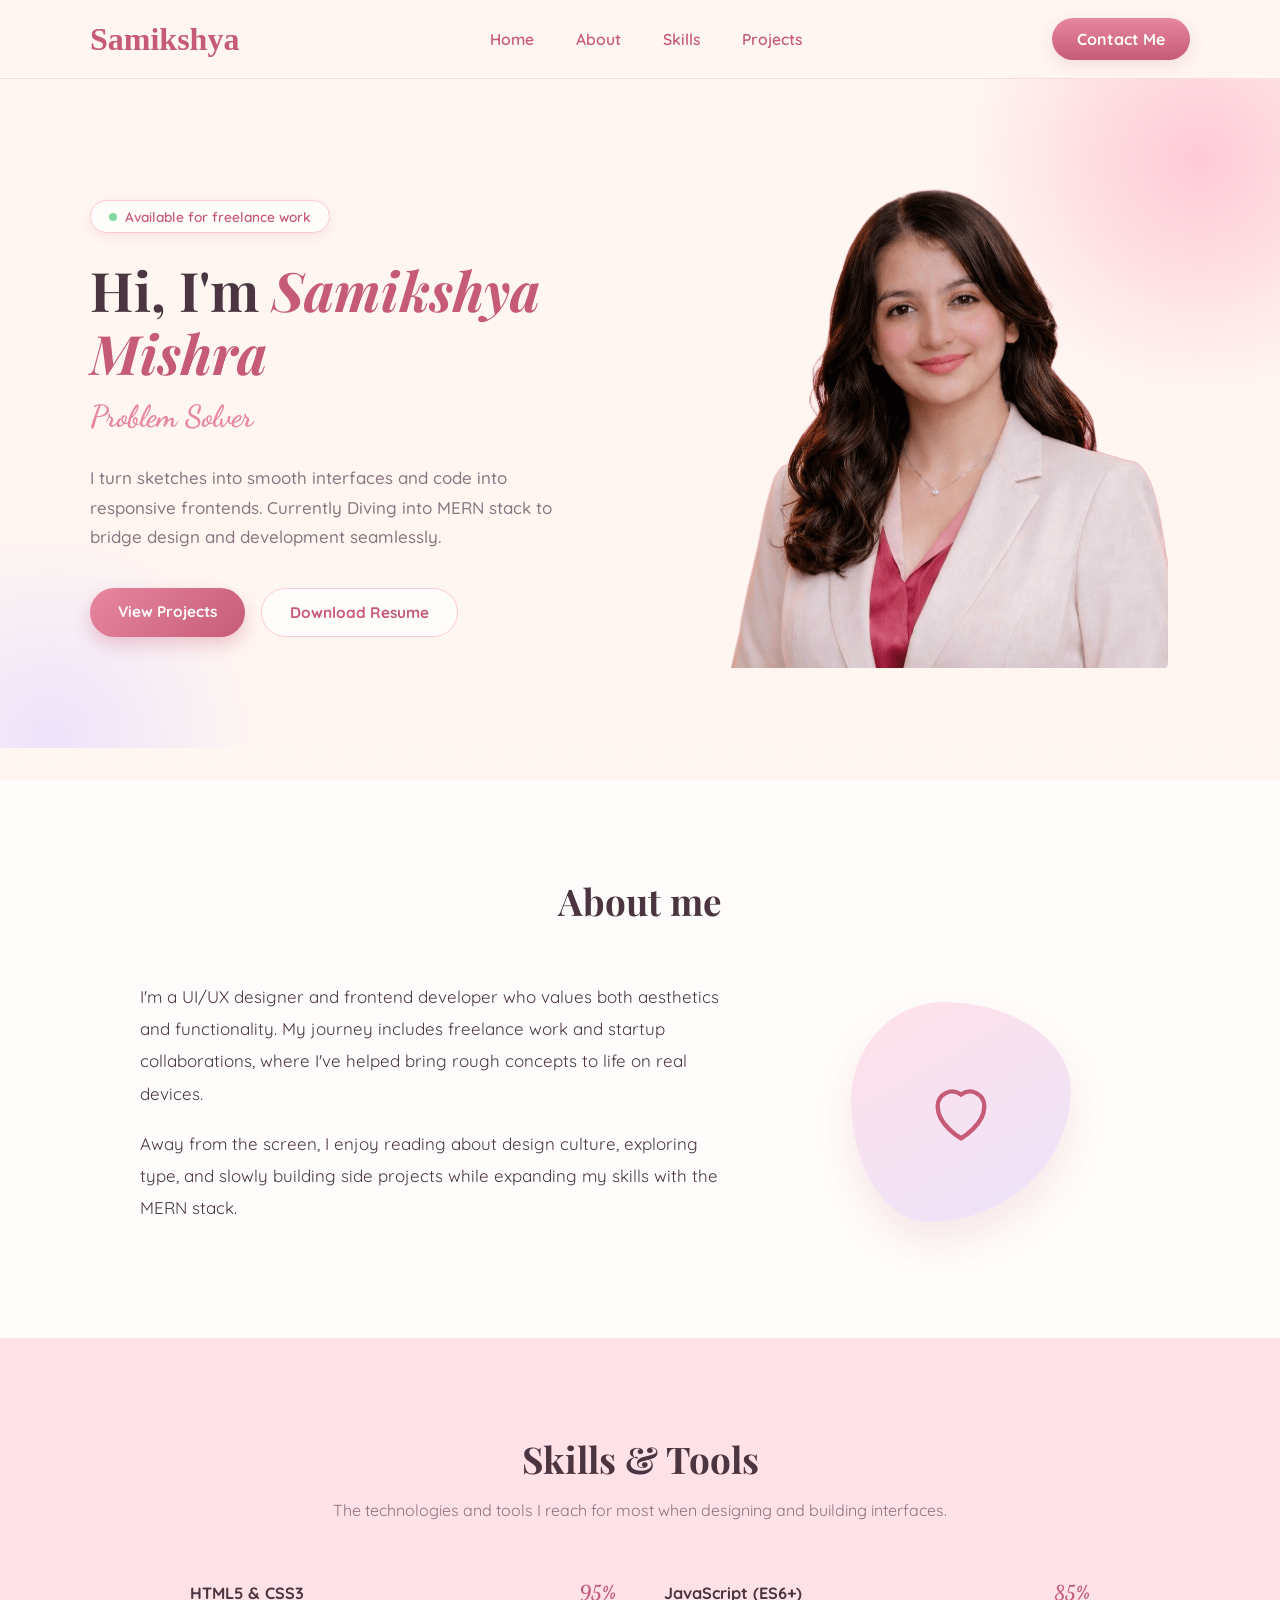
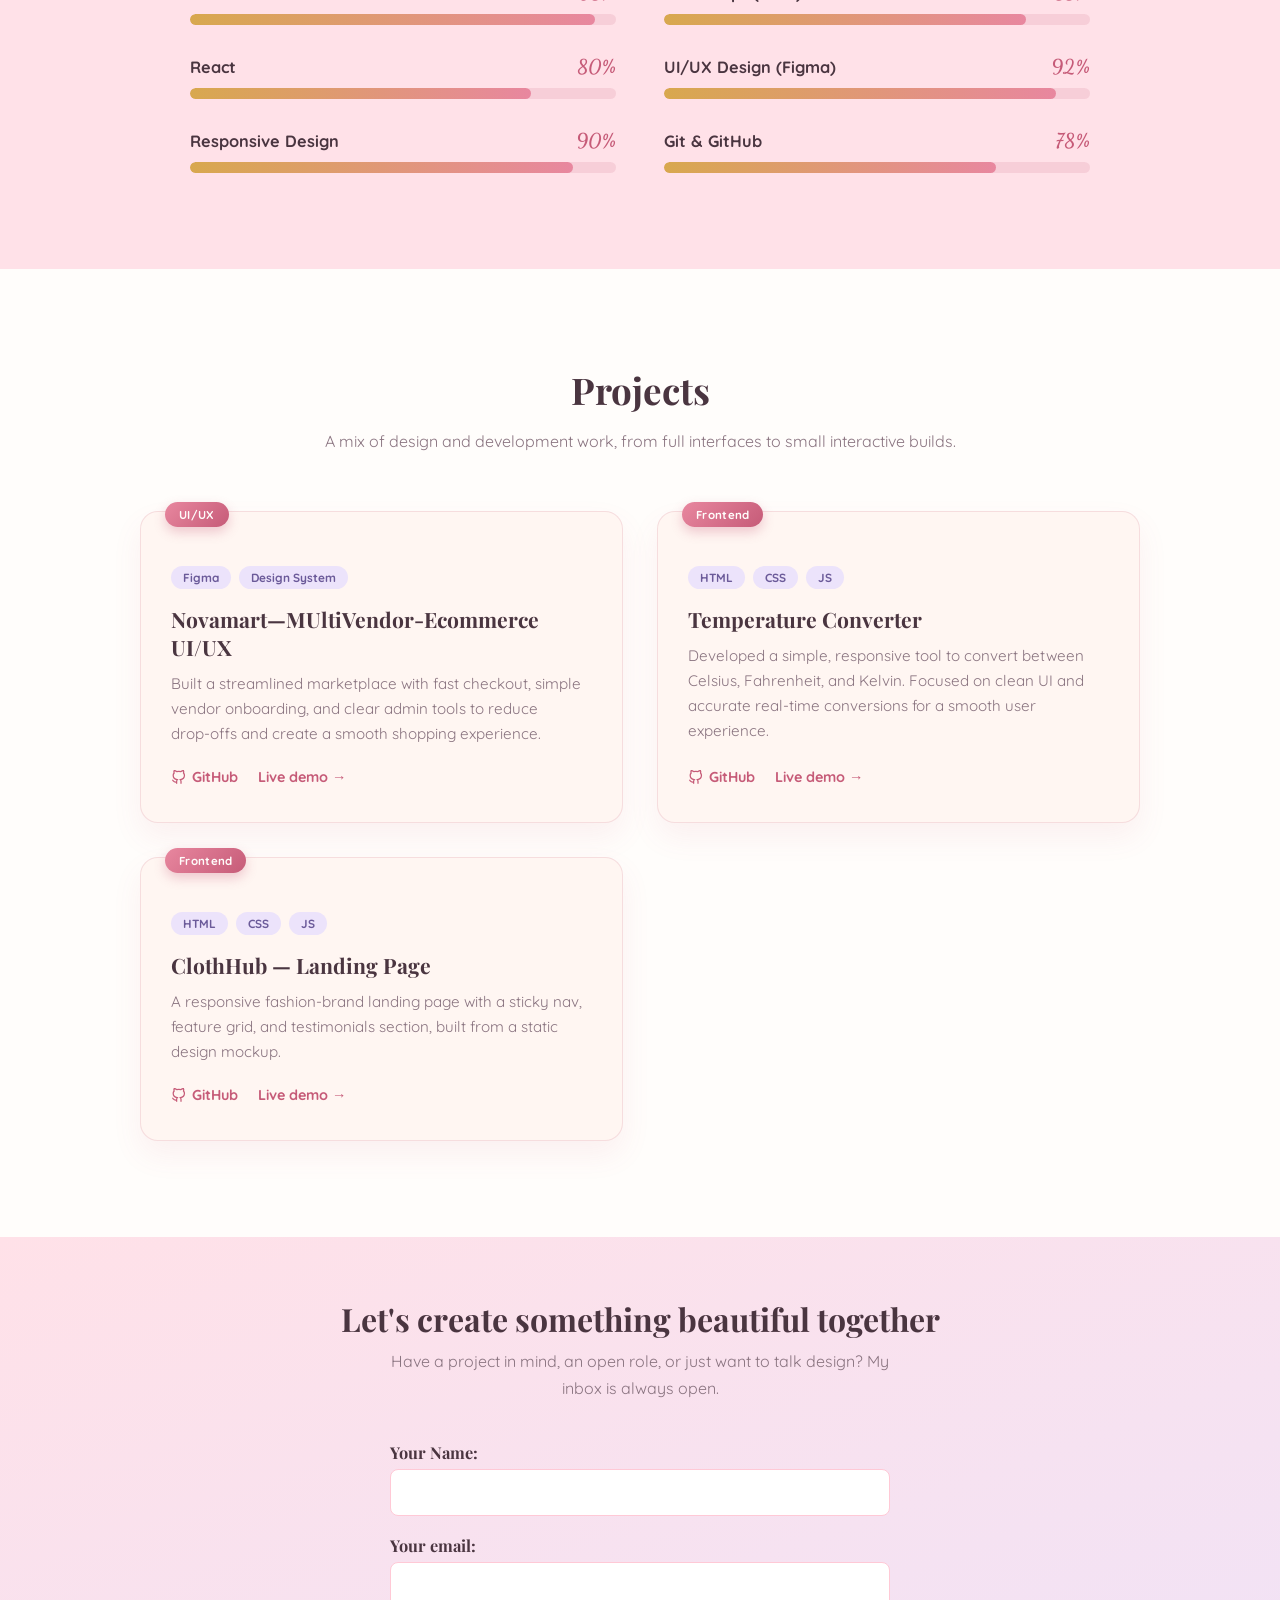
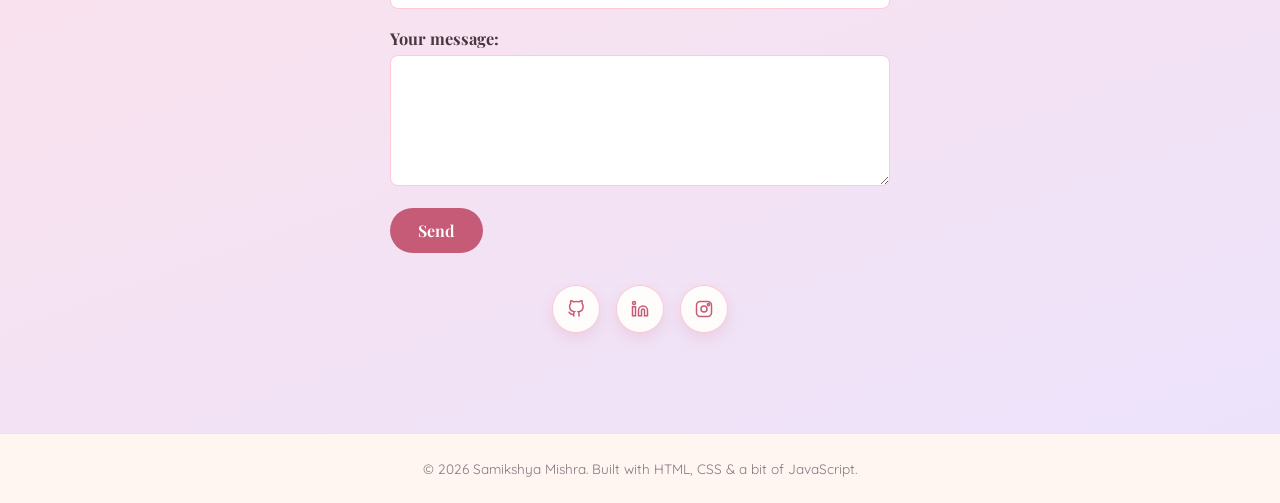
<file: OIBSIP-WebDev-L1-Portfolio/index.html>
<!DOCTYPE html>
<html lang="en">
<head>
    <meta charset="UTF-8">
    <meta name="viewport" content="width=device-width, initial-scale=1.0">
    <title> Samikshya Portfolio</title>
    <link rel="stylesheet" href="style.css">
    <link rel="preconnect" href="https://fonts.googleapis.com">
    
    <link href="https://fonts.googleapis.com/css2?family=Playfair+Display:ital,wght@0,600;0,700;1,600;1,700&family=Dancing+Script:wght@600;700&family=Quicksand:wght@400;500;600;700&display=swap" rel="stylesheet">

</head>
<body>
<!-- Hero Section starts-->
    <header>

      
        <div class="nav-inner">
            <a href="#home" class="brand"> Samikshya</a>

            <input type="checkbox" id="menu-toggle">
            <label for="menu-toggle" class="menu-icon">
              <span></span>
              <span></span>
              <span></span>
            </label>

            <nav class="links" id="navlinks">
              <a href="#home" >Home</a>
              <a href="#about">About</a>
              <a href="#skills" >Skills</a>
              <a href="#projects">Projects</a>
            </nav>
            <a href="#contact" class="nav-cta desktop-only">Contact Me</a>
            <!-- <button class="menu-toggle" id="menutoggle" aria-label="Menu"> <span></span> <span></span> <span></span></button> -->
        </div>
    </header>
<!-- heroooooooooooo -->
 <section class="hero" id="home">
  <svg class="sparkle" style="top:14%; left:8%; animation-delay:0s;" viewBox="0 0 24 24" fill="currentColor"><path d="M12 0 L14 10 L24 12 L14 14 L12 24 L10 14 L0 12 L10 10 Z"/></svg>
  <svg class="sparkle" style="top:60%; left:4%; animation-delay:1.2s;" viewBox="0 0 24 24" fill="currentColor"><path d="M12 0 L14 10 L24 12 L14 14 L12 24 L10 14 L0 12 L10 10 Z"/></svg>
  <svg class="sparkle" style="top:22%; right:6%; animation-delay:0.6s;" viewBox="0 0 24 24" fill="currentColor"><path d="M12 0 L14 10 L24 12 L14 14 L12 24 L10 14 L0 12 L10 10 Z"/></svg>
  <div class="wrap">
    <div class="hero-text">  
        <span class="badge"> <span class="dot"></span>Available for freelance work</span>
        <h1>Hi, I'm <span class="name">Samikshya Mishra</span></h1>
        <div class="role-line"><span id="typedRole">Frontend Developer</span></div>
        <h2 class="lede">I turn sketches into smooth interfaces and code into responsive frontends. Currently Diving into MERN stack to bridge design and development seamlessly.</h2>
        <div class="hero-btns">
            <a href="#projects" class="btn btn-solid">View Projects</a>
            <a href="#" class="btn btn-ghost">Download Resume</a>
        </div>
    </div>
    <div class="profile-wrap">
      <img src="ohh (1).png" alt="avatar-photo" class="avatar-photo">
    </div>
  </div>
 </section>
 <svg class="scallop" viewBox="0 0 1200 32" preserveAspectRatio="none" xmlns="http://www.w3.org/2000/svg">
  <path d="M0,0 
    Q15,32 30,0 Q45,32 60,0 Q75,32 90,0 Q105,32 120,0 Q135,32 150,0 Q165,32 180,0 Q195,32 210,0 Q225,32 240,0 Q255,32 270,0 Q285,32 300,0
    Q315,32 330,0 Q345,32 360,0 Q375,32 390,0 Q405,32 420,0 Q435,32 450,0 Q465,32 480,0 Q495,32 510,0 Q525,32 540,0 Q555,32 570,0 Q585,32 600,0
    Q615,32 630,0 Q645,32 660,0 Q675,32 690,0 Q705,32 720,0 Q735,32 750,0 Q765,32 780,0 Q795,32 810,0 Q825,32 840,0 Q855,32 870,0 Q885,32 900,0
    Q915,32 930,0 Q945,32 960,0 Q975,32 990,0 Q1005,32 1020,0 Q1035,32 1050,0 Q1065,32 1080,0 Q1095,32 1110,0 Q1125,32 1140,0 Q1155,32 1170,0 Q1185,32 1200,0
    L1200,0 L0,0 Z" fill="#fff6f2"/>
</svg>

<!-- Hero Section Ends -->

<!-- About Section Starts -->

<section class="about" id="about">
  <div class="wrap">
    <div class="sec-head">
      <!-- <span class="tag-note">get to know me</span> -->
      <h2>About me</h2>
    </div>
    <div class="about-body">
      <div class="about-text">
        <p>I'm a UI/UX designer and frontend developer who values both aesthetics and functionality. My journey includes freelance work and startup collaborations, where I've helped bring rough concepts to life on real devices.</p>
        <p>Away from the screen, I enjoy reading about design culture, exploring type, and slowly building side projects while expanding my skills with the MERN stack.</p>
      </div>
      <div class="about-visual">
        <div class="about-blob">
          <svg viewBox="0 0 24 24"><path d="M12 21s-8-4.5-8-11a5 5 0 0 1 8-4 5 5 0 0 1 8 4c0 6.5-8 11-8 11z"/></svg>
        </div>
      </div>
    </div>
  </div>
</section>
<!-- About Section Ends -->

<!-- Skills section Starts -->
<section class="skills" id="skills">
  <div class="wrap">
    <div class="sec-head">
      <h2>Skills &amp; Tools</h2>
      <p>The technologies and tools I reach for most when designing and building interfaces.</p>
    </div>
    <div class="skills-grid">
      <div class="skill-item">
        <div class="skill-top"><span class="name">HTML5 &amp; CSS3</span><span class="pct">95%</span></div>
        <div class="bar-track"><div class="bar-fill" data-width="95"></div></div>
      </div>
      <div class="skill-item">
        <div class="skill-top"><span class="name">JavaScript (ES6+)</span><span class="pct">85%</span></div>
        <div class="bar-track"><div class="bar-fill" data-width="85"></div></div>
      </div>
      <div class="skill-item">
        <div class="skill-top"><span class="name">React</span><span class="pct">80%</span></div>
        <div class="bar-track"><div class="bar-fill" data-width="80"></div></div>
      </div>
      <div class="skill-item">
        <div class="skill-top"><span class="name">UI/UX Design (Figma)</span><span class="pct">92%</span></div>
        <div class="bar-track"><div class="bar-fill" data-width="92"></div></div>
      </div>
      <div class="skill-item">
        <div class="skill-top"><span class="name">Responsive Design</span><span class="pct">90%</span></div>
        <div class="bar-track"><div class="bar-fill" data-width="90"></div></div>
      </div>
      <div class="skill-item">
        <div class="skill-top"><span class="name">Git &amp; GitHub</span><span class="pct">78%</span></div>
        <div class="bar-track"><div class="bar-fill" data-width="78"></div></div>
      </div>
    </div>
  </div>
</section>

<!-- Skills Section End -->

<!-- Project Section Starts -->
 <section class="projects" id="projects">
  <div class="wrap">
    <div class="sec-head">
      
      <h2>Projects</h2>
      <p>A mix of design and development work, from full interfaces to small interactive builds.</p>
    </div>
    <div class="project-grid">
      <div class="project-card">
        <span class="ribbon">UI/UX</span>
        <div class="tag-row"><span class="tag">Figma</span><span class="tag">Design System</span></div>
        <h3>Novamart—MUltiVendor-Ecommerce UI/UX</h3>
        <p>Built a streamlined marketplace with fast checkout, simple vendor onboarding, and clear admin tools to reduce drop‑offs and create a smooth shopping experience.</p>
        <div class="project-links">
          <a href="#"><svg viewBox="0 0 24 24" fill="none" stroke="currentColor" stroke-width="2"><path d="M9 19c-5 1.5-5-2.5-7-3m14 6v-3.87a3.37 3.37 0 0 0-.94-2.61c3.14-.35 6.44-1.54 6.44-7A5.44 5.44 0 0 0 20 4.77 5.07 5.07 0 0 0 19.91 1S18.73.65 16 2.48a13.38 13.38 0 0 0-7 0C6.27.65 5.09 1 5.09 1A5.07 5.07 0 0 0 5 4.77a5.44 5.44 0 0 0-1.5 3.78c0 5.42 3.3 6.61 6.44 7A3.37 3.37 0 0 0 9 18.13V22"/></svg> GitHub</a>
          <a href="#">Live demo →</a>
        </div>
      </div>
      <div class="project-card">
        <span class="ribbon">Frontend</span>
        <div class="tag-row"><span class="tag">HTML</span><span class="tag">CSS </span> <span class="tag">JS</span></div>
        <h3>Temperature Converter</h3>
        <p>Developed a simple, responsive tool to convert between Celsius, Fahrenheit, and Kelvin. Focused on clean UI and accurate real‑time conversions for a smooth user experience.</p>
        <div class="project-links">
          <a href="#"><svg viewBox="0 0 24 24" fill="none" stroke="currentColor" stroke-width="2"><path d="M9 19c-5 1.5-5-2.5-7-3m14 6v-3.87a3.37 3.37 0 0 0-.94-2.61c3.14-.35 6.44-1.54 6.44-7A5.44 5.44 0 0 0 20 4.77 5.07 5.07 0 0 0 19.91 1S18.73.65 16 2.48a13.38 13.38 0 0 0-7 0C6.27.65 5.09 1 5.09 1A5.07 5.07 0 0 0 5 4.77a5.44 5.44 0 0 0-1.5 3.78c0 5.42 3.3 6.61 6.44 7A3.37 3.37 0 0 0 9 18.13V22"/></svg> GitHub</a>
          <a href="#">Live demo →</a>
        </div>
      </div>
      <div class="project-card">
        <span class="ribbon">Frontend</span>
        <div class="tag-row"><span class="tag">HTML</span><span class="tag">CSS</span><span class="tag">JS</span></div>
        <h3>ClothHub — Landing Page</h3>
        <p>A responsive fashion-brand landing page with a sticky nav, feature grid, and testimonials section, built from a static design mockup.</p>
        <div class="project-links">
          <a href="#"><svg viewBox="0 0 24 24" fill="none" stroke="currentColor" stroke-width="2"><path d="M9 19c-5 1.5-5-2.5-7-3m14 6v-3.87a3.37 3.37 0 0 0-.94-2.61c3.14-.35 6.44-1.54 6.44-7A5.44 5.44 0 0 0 20 4.77 5.07 5.07 0 0 0 19.91 1S18.73.65 16 2.48a13.38 13.38 0 0 0-7 0C6.27.65 5.09 1 5.09 1A5.07 5.07 0 0 0 5 4.77a5.44 5.44 0 0 0-1.5 3.78c0 5.42 3.3 6.61 6.44 7A3.37 3.37 0 0 0 9 18.13V22"/></svg> GitHub</a>
          <a href="#">Live demo →</a>
        </div>
      </div>
      <!-- <div class="project-card">
        <span class="ribbon">UI/UX</span>
        <div class="tag-row"><span class="tag">Figma</span><span class="tag">Case Study</span></div>
        <h3>Petalcart — App Redesign</h3>
        <p>A full UX case study reimagining a flower-delivery app's checkout flow, cutting drop-off with a simplified, friendlier journey.</p>
        <div class="project-links">
          <a href="#"><svg viewBox="0 0 24 24" fill="none" stroke="currentColor" stroke-width="2"><path d="M9 19c-5 1.5-5-2.5-7-3m14 6v-3.87a3.37 3.37 0 0 0-.94-2.61c3.14-.35 6.44-1.54 6.44-7A5.44 5.44 0 0 0 20 4.77 5.07 5.07 0 0 0 19.91 1S18.73.65 16 2.48a13.38 13.38 0 0 0-7 0C6.27.65 5.09 1 5.09 1A5.07 5.07 0 0 0 5 4.77a5.44 5.44 0 0 0-1.5 3.78c0 5.42 3.3 6.61 6.44 7A3.37 3.37 0 0 0 9 18.13V22"/></svg> GitHub</a>
          <a href="#">Live demo →</a>
        </div>
      </div> -->
    </div>
  </div>
</section>
<!-- Project Section End -->

<!-- Contact Section Start -->
<section class="contact" id="contact">
  <div class="wrap">
    <h2>Let's create something beautiful together</h2>
    <p class="lede">Have a project in mind, an open role, or just want to talk design? My inbox is always open.</p>
    
    <form action="https://formspree.io/f/mjyvebqd" method="POST" class="contact-form">
      <div class="form-group">
        <label for="name">Your Name:</label>
        <input type="name" id="name" required>
      </div>
      <div class="form-group">
        <label for="email">Your email:</label>
        <input type="email" id="email" name="email" required>
      </div>
      <div class="form-group">
        <label for="message">Your message:</label>
        <textarea id="message" name="message" rows="5" required></textarea>
      </div>
      <button type="submit">Send</button>
    </form>

        <div class="social-row">
     <!-- GitHub -->
     <a href="https://github.com/mishraneera380-coder" aria-label="GitHub">
       <svg viewBox="0 0 24 24" fill="none" stroke-width="2"><path d="M9 19c-5 1.5-5-2.5-7-3m14 6v-3.87a3.37 3.37 0 0 0-.94-2.61c3.14-.35 6.44-1.54 6.44-7A5.44 5.44 0 0 0 20 4.77 5.07 5.07 0 0 0 19.91 1S18.73.65 16 2.48a13.38 13.38 0 0 0-7 0C6.27.65 5.09 1 5.09 1A5.07 5.07 0 0 0 5 4.77a5.44 5.44 0 0 0-1.5 3.78c0 5.42 3.3 6.61 6.44 7A3.37 3.37 0 0 0 9 18.13V22"/></svg>
     </a>

     <!-- LinkedIn -->
     <a href="https://www.linkedin.com/in/samikshya-mishra-212961313/" aria-label="LinkedIn">
       <svg viewBox="0 0 24 24" fill="none" stroke-width="2"><path d="M16 8a6 6 0 0 1 6 6v7h-4v-7a2 2 0 0 0-2-2 2 2 0 0 0-2 2v7h-4v-7a6 6 0 0 1 6-6z"/><rect x="2" y="9" width="4" height="12"/><circle cx="4" cy="4" r="2"/></svg>
      </a>


     <!-- Instagram -->
     <a href="https://www.instagram.com/samikshya_mishraa/" aria-label="Instagram">
       <svg viewBox="0 0 24 24" fill="none" stroke="currentColor" stroke-width="2">
         <rect x="2" y="2" width="20" height="20" rx="5" ry="5"/>
         <circle cx="12" cy="12" r="4"/>
         <circle cx="18" cy="6" r="1.5"/>
       </svg>
     </a>
    </div>

  </div>
</section>
<!-- Contact Section End-->


<footer>
  <p>© 2026 Samikshya Mishra. Built with HTML, CSS &amp; a bit of JavaScript.</p>
</footer>

</section>
<script src="main.js"></script>
</body>
</html>
</file>
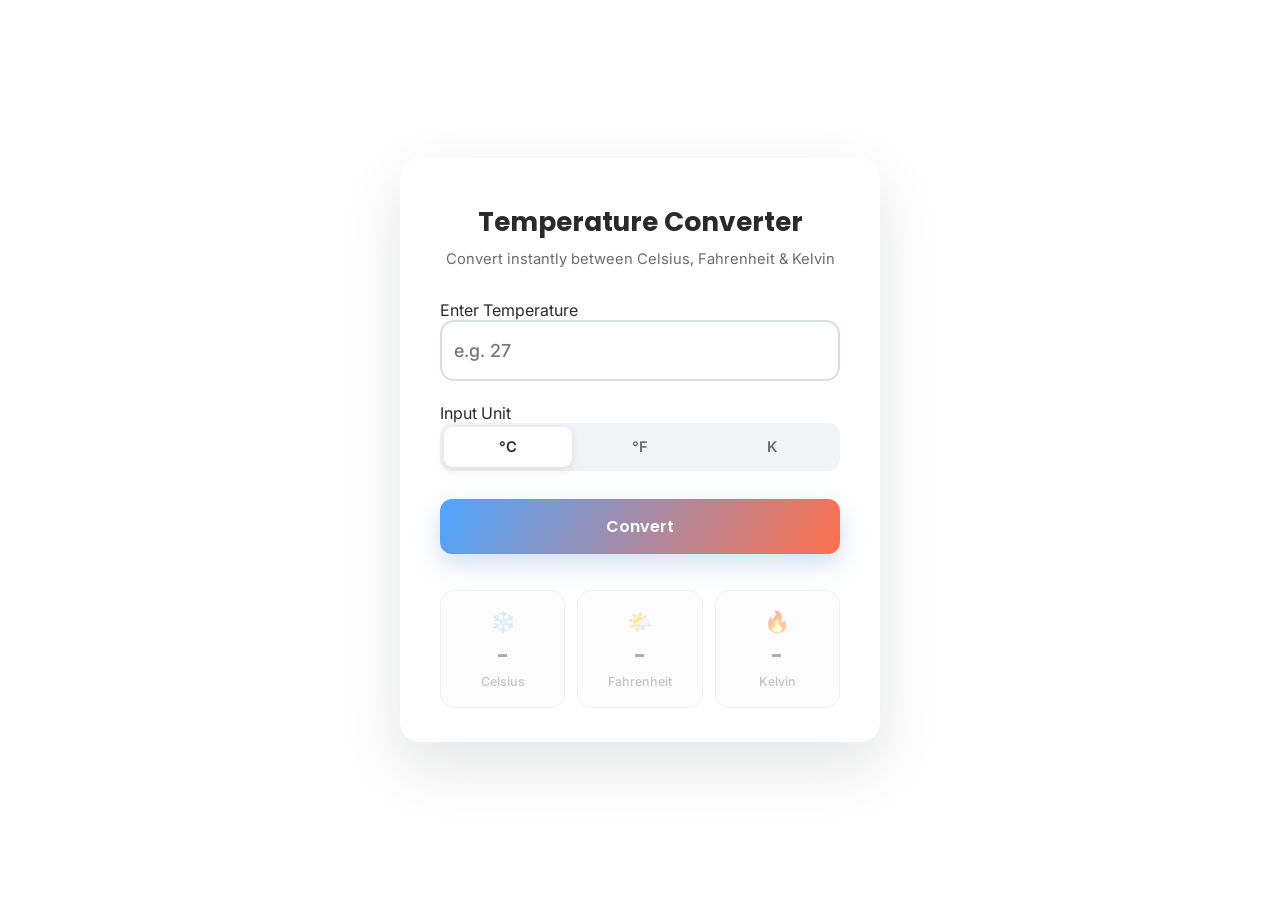
<file: OIBSIP-WebDev-L1-TemperatureConverter/index.html>
<!DOCTYPE html>
<html lang="en">
<head>
    <meta charset="UTF-8">
    <meta name="viewport" content="width=device-width, initial-scale=1.0">
    <title>Temperature Converter</title>
    <link rel="stylesheet" href="style.css">
    <link rel="preconnect" href="https://fonts.googleapis.com">
    <link href="https://fonts.googleapis.com/css2?family=Poppins:wght@600;700&family=Inter:wght@400;500;600&display=swap" rel="stylesheet">
</head>
<body>
    <div class="card">
        <div class="card-head">
            <h1>Temperature Converter</h1>
            <p>Convert instantly between Celsius, Fahrenheit &amp; Kelvin</p>
        </div>

        <div class="input-row">
            <label for="tempInput">Enter Temperature</label>
            <input type="text" id="tempInput" placeholder="e.g. 27" inputmode="decimal" autocomplete="off">
            <div class="error-msg" id="errorMsg">
                <svg viewBox="0 0 24 24" fill="none" stroke="currentColor" stroke-width="2"><circle cx="12" cy="12" r="10"/><line x1="12" y1="8" x2="12" y2="12"/><line x1="12" y1="16" x2="12.01" y2="16"/></svg>
                <span id="errorText">Please enter a valid number.</span>
            </div>
        </div>

        <div class="unit-row">
            <label class="field-label">Input Unit</label>
            <div class="segmented">
                <input type="radio" name="unit" id="unitC" value="C" checked>
                <label for="unitC">°C</label>
                <input type="radio" name="unit" id="unitF" value="F">
                <label for="unitF">°F</label>
                <input type="radio" name="unit" id="unitK" value="K">
                <label for="unitK">K</label>
            </div>
        </div>

        <button class="convert-btn" id="convertBtn">Convert</button>

        <div class="abs-zero-msg" id="absZeroMsg">
          <svg viewBox="0 0 24 24" fill="none" stroke="currentColor" stroke-width="2">
              <path d="M12 9v4M12 17h.01M10.29 3.86L1.82 18a2 2 0 0 0 1.71 3h16.94a2 2 0 0 0 1.71-3L13.71 3.86a2 2 0 0 0-3.42 0z"/>
           </svg>
           <span>That's below absolute zero (−273.15°C) — the coldest temperature physically possible. Please enter a value at or above that.</span>
       </div>


        <div class="results" id="results">
            <div class="result-card" id="cardC">
                <span class="icon">❄️</span>
                <div class="value" id="valC">-</div>
                <div class="unit-label">Celsius</div>
            </div>

            <div class="result-card" id="cardF">
                <span class="icon">🌤️</span>
                <div class="value" id="valF">-</div>
                <div class="unit-label">Fahrenheit</div>
            </div>

            <div class="result-card" id="cardK">
                <span class="icon">🔥</span>
                <div class="value" id="valK">-</div>
                <div class="unit-label">Kelvin</div>   
            </div>
        </div>
    </div>
    <script src="main.js"></script>
</body>
</html>
</file>
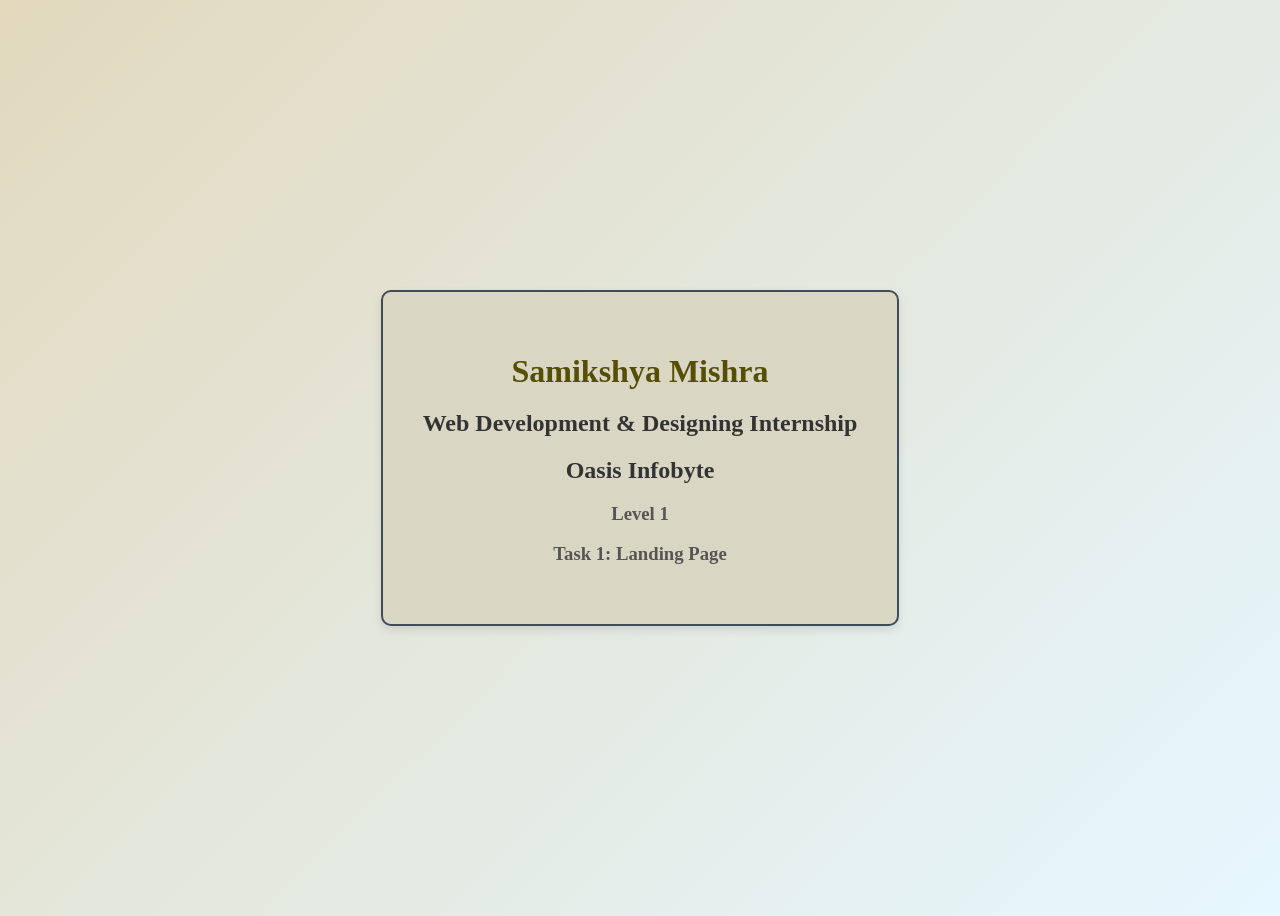
<file: OIBSIP-WebDev-L1-LandingPage/titlecard.html>
<!DOCTYPE html>
<html>
<head>
  <style>
    body {
      display: flex;
      justify-content: center;
      align-items: center;
      height: 100vh;
      background: linear-gradient(135deg, #e2d9bd, #e6f7ff);
      font-family:'Times New Roman', Times, serif;
    }
    .card {
      text-align: center;
      padding: 40px;
      border: 2px solid #3e4d57;
      border-radius: 10px;
      background: rgb(217, 214, 195);
      box-shadow: 0 4px 10px rgba(0,0,0,0.1);
    }
    h1 {
      color: #564e05;
      margin-bottom: 10px;
    }
    h2 {
      color: #333;
      margin-bottom: 10px;
    }
    h3 {
      color: #555;
    }
  </style>
</head>
<body>
  <div class="card">
    <h1>Samikshya Mishra</h1>
    <h2>Web Development & Designing Internship</h2>
    <h2>Oasis Infobyte</h2>
    <h3><strong>Level 1</strong></h3>
    <h3>Task 1: Landing Page</h3>
  </div>
</body>
</html>
</file>
<file: OIBSIP-WebDev-L1-Portfolio/style.css>
:root{
  --cream:#fff6f2;
  --blush:#ffe1e8;
  --blush-deep:#ffc9d6;
  --pink:#e8879f;
  --pink-deep:#c65b78;
  --lavender:#ece3fb;
  --gold:#d8a84e;
  --ink:#4a3540;
  --ink-soft:#8a7480;
  --white:#fffdfb;
  --line: rgba(198,91,120,0.16);
}
*{
  box-sizing: border-box;
  margin: 0; padding: 0;
}
html{
  scroll-behavior: smooth;
  scroll-padding-top: 78px;
}
body{
  font-family:'Quicksand', sans-serif;
  background: var(--cream);
  color: var(--ink);
  overflow-x: hidden;
}
h1,h2,h3{
  font-family: 'Playfair Display', serif;
}
.script{
  font-family: 'Dancing Script', cursive;
}
a{
  text-decoration: none;
  color: inherit;
}
ul{
  list-style: none;
}
.wrap{
  max-width: 1180px;
  margin: 0 auto; padding: 0 40px;
  position: relative;
  z-index: 2;
}

.sparkle{
  position: absolute;
  width: 14px; height: 14px;
  color: var(--gold);
  opacity: 0;
  animation:twinkle 3s ease-in-out infinite;
  pointer-events: none;
}

@keyframes twinkle {
  0%,100%{
    opacity: 0;
    transform: scale(0.5) rotate(0deg);
  }
  50%{
    opacity: 1;
    transform: scale(1) rotate(15deg);
  }
}

header{
  position: sticky;
  top: 0; 
  z-index: 100;
  background: rgba(255,246,242,0.9);
  backdrop-filter: blur(8px);
  border-bottom: 1px solid var(--line);
}

.nav-inner{
  display: flex;
  align-items: center;
  justify-content: space-between;
  padding: 18px 40px;
  max-width: 1180px;
  margin: 0 auto;
}

.brand{
  font-family: 'Dancinf Script', cursive;
  font-weight: 700;
  font-size: 2rem;
  color: var(--pink-deep);
}

.links{
  display: flex;
  gap: 10px;
}
.links a{
  font-size: 0.98rem;
  font-weight: 600;
  color: var(--pink-deep);
  padding: 8px 16px;
  border-radius: 22px;
  transition: color .2s ease, background-color 0.2s ease;
}

.links a:hover{
  color:var(--pink-deep);
  background: var(--blush);
}
.nav-cta{
  font-weight: 689;
  font-size: 1rem;
  color: var(--white);
  background: linear-gradient( var(--pink), var(--pink-deep));
  padding: 11px 25px;
  border-radius: 50px;
  box-shadow: 0 6px 16px rgba(198,91,120,0.16) ;
  transition: transform .2s ease, box-shadow .2s ease;
  white-space: nowrap;
}
.nav-cta:hover{
  transform: translate(-3px);
  box-shadow: 0 10px 20px rgba(198,91,120,0.16);
}


#menu-toggle{ 
  display:none;
}

.menu-icon{
  display: none;
  flex-direction: column;
  cursor: pointer;
  gap: 5px;
  border: .1rem solid rgba(198,91,120,0.08);
  border-radius: .5rem;
  font-size: 2.3rem;

}
.menu-icon span{
  width: 25px;
  height: 3px;
  background: var(--pink-deep);
  border-radius: 2px;
  transition: all 0.3s ease;
}

.hero{
  position:relative;
  padding:90px 0 80px;
  overflow:hidden;
}

.hero::before{
  content:'';
  position:absolute;
  top:-160px; 
  right:-160px;
  width:480px; height:480px; 
  border-radius:50%;
  background:radial-gradient(circle, var(--blush-deep), transparent 70%);
  z-index:0;
}
.hero::after{
  content:'';
  position:absolute; 
  bottom:-200px; 
  left:-160px;
  width:420px; height:420px; 
  border-radius:50%;
  background:radial-gradient(circle, var(--lavender), transparent 70%);
  z-index:0;
}
.hero .wrap{ 
  display:flex; 
  align-items:center; 
  gap:60px; 
}
.hero-text{ 
  flex:1.15; 
}

.badge{
  display:inline-flex; 
  align-items:center; 
  gap:8px;
  font-size:0.85rem; font-weight:600;
  color:var(--pink-deep);
  background:var(--white);
  border:1px solid var(--blush-deep);
  padding:7px 18px; 
  border-radius:42px;
  margin-bottom:26px;
  box-shadow:0 4px 12px rgba(198,91,120,0.12);
}
.badge .dot{ 
  width:8px; height:8px; 
  border-radius:50%; 
  background:#7fd8a0; 
  display:inline-block; 
  animation:pulse 1.86s infinite; 
}
@keyframes pulse{
  0%{ 
    box-shadow:0 0 0 0 rgba(127,216,160,.5); 
  }
  70%{ 
    box-shadow:0 0 0 8px rgba(127,216,160,0); 
  }
  100%{ 
    box-shadow:0 0 0 0 rgba(127,216,160,0); 
  }
}

.hero-text h1{
  font-size:3.4rem; 
  line-height:1.15; 
  font-weight:700;
  color:var(--ink); 
  margin-bottom:14px;
}
.hero-text h1 .name{ 
  color:var(--pink-deep); 
  font-style:italic; 
}

.role-line{
  font-family:'Dancing Script', cursive;
  font-size:1.9rem; font-weight:700;
  color:var(--pink);
  margin-bottom:22px; min-height:1.4em;
}
.role-line .cursor{
  display:inline-block; 
  width:2px; 
  height:0.85em;
  background:var(--pink-deep); 
  vertical-align:middle;
  margin-left:2px; 
  animation:blink 1s step-end infinite;
}
@keyframes blink{ 
  50%{ 
      opacity:0; 
  }
}

.hero-text h2.lede{
  font-family:'Quicksand', sans-serif;
  font-size:1.06rem; 
  font-weight:500;
  color:var(--ink-soft); 
  line-height:1.75;
  max-width:500px; 
  margin-bottom:36px;
}

.hero-btns{
  display:flex; 
  gap:16px; 
  flex-wrap:wrap; 
}
.btn{ 
  font-weight:700; 
  font-size:0.96rem; 
  padding:14px 28px; 
  border-radius:30px; 
  transition:all .2s ease; 
  display:inline-block; 
}
.btn-solid{ 
  background:linear-gradient(135deg, var(--pink), var(--pink-deep)); 
  color:var(--white); 
  box-shadow:0 8px 18px rgba(198,91,120,0.3); 
}
.btn-solid:hover{ 
  transform:translateY(-3px); 
  box-shadow:0 12px 22px rgba(198,91,120,0.4); 
}
.btn-ghost{ 
  border:1.5px solid var(--blush-deep); 
  color:var(--pink-deep); 
  background:var(--white); 
}
.btn-ghost:hover{ 
  background:var(--blush); 
  transform:translateY(-3px); 
}

.profile-wrap{
  flex:1; 
  display:flex; 
  justify-content:center; 
  position:relative; 
}

.avatar-photo{
  width:440px; 
  height: 499px; 
  border-radius:4px;
  object-fit: cover;
  overflow: hidden;
  display: flex;
  align-items: center;
  justify-content: center;
}
.avatar-photo img{
  width:100%;
  height: 400;
  border-color: var(--ink);
  object-fit: cover;
  object-position: top;
}

.scallop{
  display:block; width:100%; height:32px; position:relative; z-index:2;
}

section{
  padding:96px 0; 
  position:relative; 
}
.tag-note{
  display:inline-flex; 
  align-items:center; 
  gap:6px;
  font-family:'Dancing Script', cursive; 
  font-size:1.5rem; 
  font-weight:700;
  color:var(--pink-deep);
  margin-bottom:12px;
}
  
.sec-head{ 
  max-width:640px; 
  margin:0 auto 56px; 
  text-align:center; 
}
  
.sec-head h2{ 
  font-size:2.3rem; 
  color:var(--ink); 
  font-weight:700; 
  margin-bottom:14px; 
}
  
.sec-head p{ 
  color:var(--ink-soft); 
  font-size:1rem; 
  line-height:1.7; 
}

.about{ 
  background:var(--white); 
}

.about-body{ 
  display:flex; 
  gap:60px; 
  align-items:center; 
  max-width:1000px; 
  margin:0 auto; 
}

.about-text{ 
  flex:1.3; 
  text-align:left; 
}

.about-text p{ 
  font-size:1.06rem; 
  line-height:1.9; 
  color:var(--ink); 
  margin-bottom:18px; 
}

.about-visual{
  flex:0.8; 
  display:flex; 
  justify-content:center;
}

.about-blob{
  width:220px; height:220px;
  border-radius:42% 58% 65% 35% / 45% 40% 60% 55%;
  background:linear-gradient(150deg, var(--blush), var(--lavender));
  display:flex; align-items:center; justify-content:center;
  box-shadow:0 20px 40px rgba(198,91,120,0.14);
}

.about-blob svg{ 
  width:70px; 
  height:70px; 
  stroke:var(--pink-deep); 
  fill:none; 
  stroke-width:1.5; 
}

.skills{
  background: var(--blush);
}
.skills-grid{
  display: grid;
  grid-template-columns: repeat(2, 1fr);
  gap: 30px 48px; max-width: 900px; 
  margin: 0 auto;
}

.skill-top{
  display: flex;
  justify-content: space-between;
  align-items: baseline;
  margin-bottom: 9px;
}

.skill-top .name{
  font-weight: 700;
  font-size: 1.02rem;
  color: var(--ink);
}

.skill-top .pct{
  font-family: 'Dancing Script', cursive;
  font-size: 1.25rem;
  color: var(--pink-deep);
  font-weight: 700;
}

.bar-track{
  width: 100%;
  height: 11px;
  border-radius: 20px;
  background: rgba(198,91,120,0.14);
  overflow: hidden;
}

.bar-fill{
  height: 100%;
  width: 0%;
  background: linear-gradient(90deg ,var(--gold), var(--pink));
  border-radius: 20px;
  transition: width 1.1s cubic-bezier(.16, .84, .44, 1);
}

.projects{ 
  background:var(--white); 
}

.project-grid{ 
  display:grid; 
  grid-template-columns:repeat(2, 1fr); 
  gap:34px; 
  max-width:1000px; 
  margin:0 auto; 
}
.project-card{
    background:var(--cream);
    border:1px solid var(--line);
    border-radius:18px;
    padding:34px 30px;
    display:flex; 
    flex-direction:column;
    position:relative;
    box-shadow:0 14px 30px rgba(198,91,120,0.08);
    transition: transform .25s ease, box-shadow .25s ease;
}
.project-card:hover{ transform:translateY(-6px); box-shadow:0 22px 38px rgba(198,91,120,0.16); }
.ribbon{
    position:absolute; top:-10px; left:24px;
    background:linear-gradient(135deg, var(--pink), var(--pink-deep));
    color:var(--white); font-size:0.72rem; font-weight:700; letter-spacing:0.3px;
    padding:5px 14px; border-radius:20px;
    box-shadow:0 5px 12px rgba(198,91,120,0.3);
  }
.tag-row{ 
  display:flex; 
  gap:8px; 
  flex-wrap:wrap; 
  margin:20px 0 16px; 
}
.tag{ 
  font-size:0.74rem; 
  font-weight:700; 
  background:var(--lavender); 
  color:#6b5a99; 
  padding:4px 12px; 
  border-radius:20px; 
}
.project-card h3{ 
  font-size:1.32rem; 
  color:var(--ink); 
  margin-bottom:10px; 
  font-weight:700; 
}
.project-card p{ 
  color:var(--ink-soft); 
  font-size:0.95rem; 
  line-height:1.65; 
  margin-bottom:22px; 
  flex:1; 
}
.project-links{ 
  display:flex; 
  gap:20px; 
}
.project-links a{ 
  font-size:0.9rem; 
  font-weight:700; 
  color:var(--pink-deep); 
  display:flex; 
  align-items:center; 
  gap:6px; 
  border-bottom:2px solid transparent; 
}
.project-links a:hover{ 
  border-color:var(--pink-deep); 
}
.project-links svg{ 
  width:15px; 
  height:15px; 
}

.contact {
  background: linear-gradient(160deg, var(--blush), var(--lavender));
  text-align: center;
  padding: 60px 20px;
}

.contact h2 {
  font-size: 2rem;
  margin-bottom: 8px;
  font-weight: 700;
  color: var(--ink);
}

.contact .lede {
  color: var(--ink-soft);
  max-width: 500px;
  margin: 0 auto 38px;
  line-height: 1.7;
}

.contact-form {
  max-width: 500px;
  margin: 0 auto 32px;
  text-align: left;
}

.form-group {
  margin-bottom: 18px;
  font-weight: 700;
  font-size: 1.02rem;
  color: var(--ink);
  font-family: 'Playfair Display', serif;

}

.form-group label {
  display: block;
  font-weight: 700;
  font-size:1.02rem ;
  margin-bottom: 6px;
  color: var(--ink);
  font-family: 'Playfair Display', serif; 
}

.contact-form input,
.contact-form textarea {
  width: 100%;
  padding: 12px;
  border: 1px solid var(--blush-deep);
  border-radius: 8px;
  font-size: 1rem;
  font-family: 'Playfair Display', serif; 
}

.contact-form button {
  display: inline-block;
  background: var(--pink-deep);
  color: var(--white);
  border: none;
  padding: 12px 28px;
  border-radius: 30px;
  cursor: pointer;
  font-weight: 655;
  font-size: 1rem;
  color: var(--white);
  transition: transform .2s ease-in-out;
  font-family: 'Playfair Display', serif;
}

.contact-form button:hover {
  transform: translateY(-2.8px);
  font-family: 'Playfair Display', serif;
}


.social-row {
  display: flex;
  justify-content: center;
  gap: 16px;
  margin-bottom: 40px;
}

.social-row a {
  width: 48px;
  height: 48px;
  border-radius: 50%;
  background: var(--white);
  border: 1px solid var(--blush-deep);
  display: flex;
  align-items: center;
  justify-content: center;
  box-shadow: 0 6px 14px rgba(198,91,120,0.14);
  transition: background .2s ease, transform .2s ease;
}

.social-row a svg {
  width: 18px;
  height: 20px;
  stroke: var(--pink-deep);
}

.social-row a:hover {
  background: var(--pink-deep);
  transform: translateY(-3px) scale(1.05);
}

.social-row a:hover svg {
  stroke: var(--white);
}

.signoff {
  font-family: 'Dancing Script', cursive;
  font-size: 1.6rem;
  color: var(--pink-deep);
}


footer{ 
  background:var(--cream); 
  border-top:1px solid var(--line); 
  padding:26px 0; 
  text-align:center; 
}
footer p{ 
  font-size:0.85rem; 
  color:var(--ink-soft); 
}

@media (max-width:900px){
  .hero .wrap{ 
    flex-direction:column-reverse; 
    text-align:center; 
    gap:44px; }
  .hero-text h2.lede{ 
    margin-left:auto; 
    margin-right:auto; 
  }

  .links{
    display: flex;
    gap: 10px;
  }
  .hero-btns{ 
    justify-content:center; 
  }
  .about-body{ 
    flex-direction:column-reverse; 
    text-align:center; 
  }
  .project-grid{ 
    grid-template-columns:1fr; 
  }
  .skills-grid{ 
    grid-template-columns:1fr; 
  }
}

@media (max-width:768px){
  .wrap{ 
    padding:0 24px; 
  }
  .nav-inner{ 
    padding:16px 24px; 
  }
  
  .menu-icon{
    display: flex;
  }
  #menu-toggle:checked ~ .links{
    display: flex;
    animation: slideDown 0.3s ease forwards;
  }

  .links{
    position: absolute;
    display: none;
    flex-direction: column;
    background: var(--blush);
    padding:12px;
    top: 62px;
    left: 0; right: 0;
    border-radius: 0.8px;
  }


  .links a{
    margin: 0.2rem;
    padding: 0.7rem;
    background:var(--white);
    border:1.2px solid rgba(198,91,120,0.08);
    display:block;
  }

  @keyframes slideDown {
    from{
      opacity: 0;
      transform: translateY(-10px);
    }
    to{
      opacity: 1;
      transform: translateY(0);
    }
    
  }
  

  .nav-cta.desktop-only{ 
    display:none; 
  }

  .hero{ 
    padding:56px 0 60px; 
  }
  .hero-text h1{ 
    font-size:2.5rem; 
  }
  .avatar-photo{ 
    width:190px; 
    height:220px; 
    font-size:3.4rem; 
  }

  section{ 
    padding:70px 0; 
  }
  .sec-head h2{ 
    font-size:1.9rem; 
  }
  .email-link{ 
    font-size:1.2rem; 
    word-break:break-all; 
  }
}
</file>
<file: OIBSIP-WebDev-L1-TemperatureConverter/style.css>
:root{
    --cold:#4da6ff;      
    --cold-soft:#e6f5ff;  
    --warm:#ff704d;      
    --warm-soft:#ffe6e0;  
    --ink:#2a2a2a;       
    --ink-soft:#6b6b6b;  
    --white:#ffffff;     
    --error:#e63946;     
    --error-bg:#fde2e4;  
    --success:#2d9c72;    
    --line:#d9dee4;       
}

*{
    margin: 0;
    padding: 0;
    box-sizing: border-box;
}

body{
    font-family: 'Inter', sans-serif;
    min-height: 100vh;
    display: flex;
    align-items: center;
    justify-content: center;
    padding: 32px 20px;
    background: linear-gradient(135deg, var(--cold-soft) 0%, 3f4f6f0 50%, var(--warm-soft)100%);
    color: var(--ink);
}

h1,h2{
    font-family: 'Poppins', sans-serif;
}

.card{
    width:100%;
    max-width:480px;
    background:var(--white);
    border-radius:20px;
    padding:44px 40px 40px;
    box-shadow:0 24px 60px rgba(31,39,51,0.12);
}

.card-head{
    text-align: center;
    margin-bottom: 32px;
}

.card-head h1{
    font-size: 1.65rem;
    font-weight: 700;
    color: var(--ink);
    margin-bottom: 8px;
}

.card-head p{
    font-size: 0.92rem;
    color: var(--ink-soft);
}
/* label.field-label{
    display: block;
    font-size: 0.85rem;
    font-weight: 600;
    color: var(--ink);
    margin-bottom: 8px;
} */

.input-row{ 
    margin-bottom:22px; 
}

#tempInput{
    width:100%;
    font-family:'Inter', sans-serif;
    font-size:1.12rem;
    font-weight:500;
    padding:18px 12px;
    border:2px solid var(--line);
    border-radius :14px;
    outline:none;
    transition:border-color .2s ease, box-shadow .2s ease;
    color:var(--ink); 
}

#tempInput:focus{ 
    border-color:var(--cold); 
    box-shadow:0 0 0 4px rgba(79,131,204,0.12); 
}
#tempInput.input-error{ 
    border-color:var(--error); 
    animation:shake .35s ease; 
}
#tempInput.input-error:focus{ 
    box-shadow:0 0 0 4px rgba(214,69,69,0.12); 
}

@keyframes shake{
   0%,100%{ 
    transform:translateX(0); 
 }
   25%{ 
    transform:translateX(-6px); 
 }
   75%{ 
    transform:translateX(6px); 
 }
}

.error-msg{
    display:none;
    align-items:center;
    gap:8px;
    background:var(--error-bg);
    color:var(--error);
    font-size:0.86rem;
    font-weight:500;
    padding:10px 14px;
    border-radius:10px;
    margin-top:10px;
}

.error-msg.show{ 
    display:flex; 
}

.error-msg svg{ 
    width:16px; 
    height:16px; 
    flex-shrink:0; 
}

.unit-row{ 
    margin-bottom:28px; 
}
.segmented{
    display:flex;
    background:#f1f3f6;
    border-radius:12px;
    padding:4px;
    gap:4px;
}

.segmented input{ 
    display:none; 
}
.segmented label{
    flex:1;
    text-align:center;
    padding:11px 0;
    font-size:0.92rem;
    font-weight:600;
    color:var(--ink-soft);
    border-radius:9px;
    cursor:pointer;
    transition:background .2s ease, color .2s ease, box-shadow .2s ease;
    user-select:none;
}
.segmented input:checked + label{
    background:var(--white);
    color:var(--ink);
    box-shadow:0 3px 10px rgba(31,39,51,0.1);
}

.convert-btn{
    width:100%;
    font-family:'Poppins', sans-serif;
    font-size:1rem;
    font-weight:600;
    color:var(--white);
    background:linear-gradient(120deg, var(--cold), var(--warm));
    border:none;
    padding:15px 0;
    border-radius:12px;
    cursor:pointer;
    transition:transform .2s ease, box-shadow .2s ease;
    box-shadow:0 10px 24px rgba(79,131,204,0.25);
}

.convert-btn:hover{ 
    transform:translateY(-2px); 
    box-shadow:0 14px 28px rgba(79,131,204,0.32); 
}
.convert-btn:active{ 
    transform:translateY(0); 
}

.results{
    margin-top:30px;
    display:grid;
    grid-template-columns:repeat(3, 1fr);
    gap:12px;
}
.result-card{
    background:#f8f9fb;
    border:1px solid var(--line);
    border-radius:14px;
    padding:18px 10px;
    text-align:center;
    opacity:0.4;
    transform:translateY(6px);
    transition:opacity .35s ease, transform .35s ease, border-color .2s ease;
}

.result-card.filled{ 
    opacity:1; 
    transform:translateY(0); 
}

.result-card.active-unit{ 
    border-color:var(--cold); 
    background:#eef4fc; 
}
.result-card .icon{ 
    font-size:1.3rem; 
    margin-bottom:6px; 
    display:block; 
}
.result-card .value{ 
    font-family:'Poppins',sans-serif; 
    font-size:1.25rem; 
    font-weight:700; 
    color:var(--ink); 
    word-break:break-word; 
}
.result-card .unit-label{ 
    font-size:0.78rem; 
    color:var(--ink-soft); 
    margin-top:4px; 
    font-weight:500; 
}

.abs-zero-msg{
    display:none;
    align-items:flex-start;
    gap:10px;
    background:var(--error-bg);
    color:var(--error);
    font-size:0.88rem;
    line-height:1.5;
    padding:14px 16px;
    border-radius:12px;
    margin-top:20px;
}
.abs-zero-msg.show{ 
    display:flex; 
}
.abs-zero-msg svg{ 
    width:18px; 
    height:18px; 
    flex-shrink:0; 
    margin-top:1px; 
}

@media (max-width:480px){
    .card{ 
        padding:34px 24px 30px; 
    }
    .results{ 
        grid-template-columns:1fr; 
    }
    .result-card{ 
        display:flex; 
        align-items:center; 
        justify-content:space-between; 
        text-align:left; 
        padding:14px 16px; 
    }
    .result-card .icon{ 
        margin-bottom:0; 
    }
    .result-card .unit-label{ 
        margin-top:0; 
    }
}
</file>
